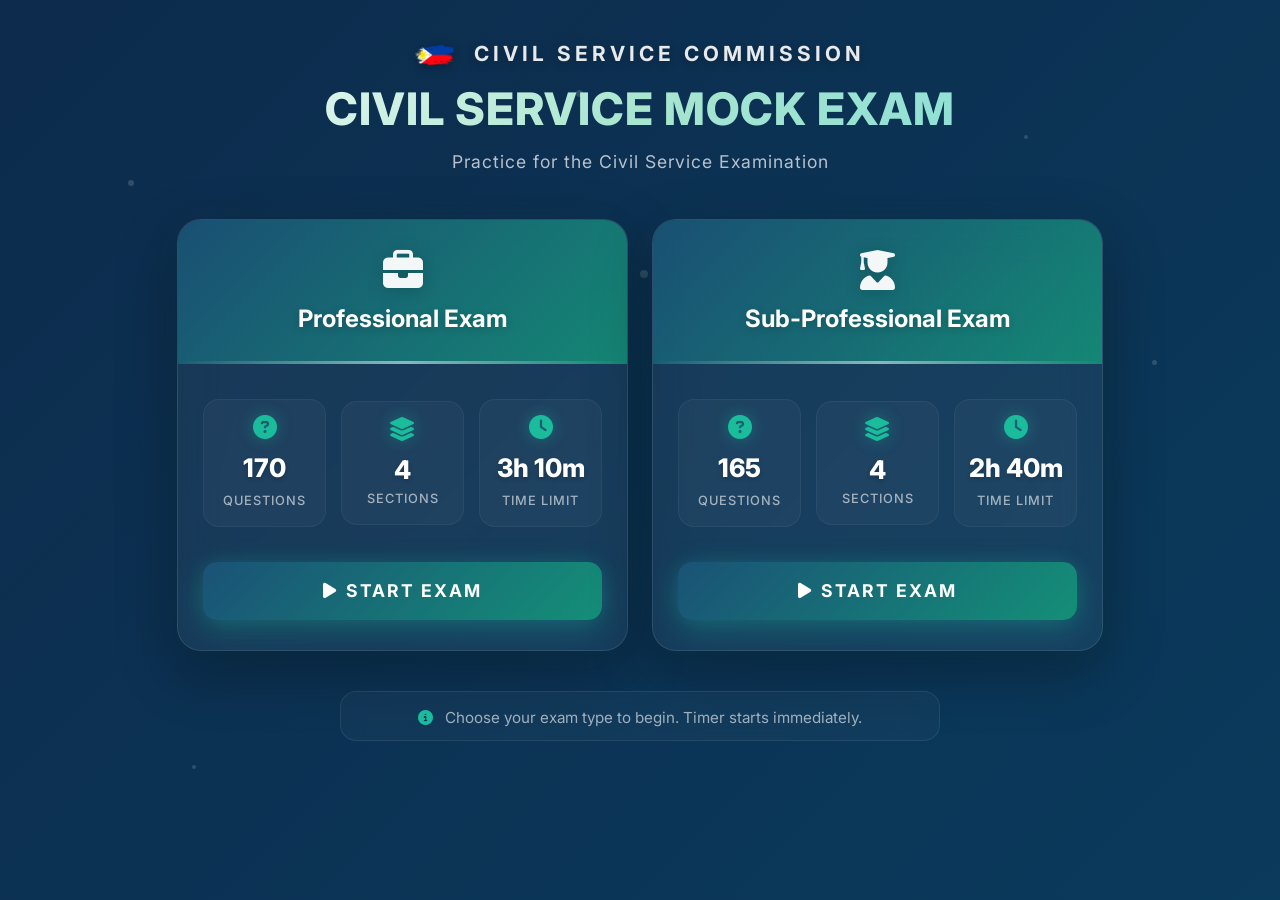
<file: index.html>
<!DOCTYPE html>
<html lang="en">
<head>
    <meta charset="UTF-8">
    <meta name="viewport" content="width=device-width, initial-scale=1.0">
    <title>Civil Service Mock Exam</title>
    <link href="https://cdn.jsdelivr.net/npm/bootstrap@5.3.2/dist/css/bootstrap.min.css" rel="stylesheet">
    <link rel="stylesheet" href="https://cdnjs.cloudflare.com/ajax/libs/font-awesome/6.4.2/css/all.min.css">
    <link href="https://fonts.googleapis.com/css2?family=Inter:wght@300;400;500;600;700;800&display=swap" rel="stylesheet">
    <link rel="stylesheet" href="style.css">
    <link rel="icon" type="image/png" href="ph.png">
</head>
<body>
    <!-- Floating Particles -->
    <div class="particles">
        <div class="particle"></div>
        <div class="particle"></div>
        <div class="particle"></div>
        <div class="particle"></div>
        <div class="particle"></div>
        <div class="particle"></div>
        <div class="particle"></div>
        <div class="particle"></div>
    </div>

    <div class="container">
        <div class="text-center">
            <h1 class="csc-title">
                <img src="ph.png" width="40" alt="PH"> CIVIL SERVICE COMMISSION
            </h1>
            <h2 class="exam-title">CIVIL SERVICE MOCK EXAM</h2>
            <p class="subtitle">Practice for the Civil Service Examination</p>
        </div>

        <div class="row justify-content-center g-4 mt-2">
            <!-- Professional Exam Card -->
            <div class="col-md-5">
                <div class="exam-card">
                    <div class="card-header">
                        <i class="fas fa-briefcase"></i>
                        <h3>Professional Exam</h3>
                    </div>
                    <div class="card-body">
                        <div class="exam-stats">
                            <div class="stat">
                                <i class="fas fa-question-circle"></i>
                                <span class="stat-number">170</span>
                                <span class="stat-label">Questions</span>
                            </div>
                            <div class="stat">
                                <i class="fas fa-layer-group"></i>
                                <div class="stat-number-wrapper">
                                    <span class="stat-number">4</span>
                                    <ul class="tooltip-list">
                                        <li>Verbal Ability 30%</li>
                                        <li>Analytical Ability 35%</li>
                                        <li>Numerical Ability 30%</li>
                                        <li>General Knowledge 5%</li>
                                    </ul>
                                </div>
                                <span class="stat-label">Sections</span>
                            </div>
                            <div class="stat">
                                <i class="fas fa-clock"></i>
                                <span class="stat-number">3h 10m</span>
                                <span class="stat-label">Time Limit</span>
                            </div>
                        </div>
                    </div>
                    <div class="card-footer">
                        <button class="btn-start" onclick="openInstructions('professional')">
                            <i class="fas fa-play" style="margin-right: 8px;"></i>Start Exam
                        </button>
                    </div>
                </div>
            </div>

            <!-- Sub-Professional Exam Card -->
            <div class="col-md-5">
                <div class="exam-card">
                    <div class="card-header">
                        <i class="fas fa-user-graduate"></i>
                        <h3>Sub-Professional Exam</h3>
                    </div>
                    <div class="card-body">
                        <div class="exam-stats">
                            <div class="stat">
                                <i class="fas fa-question-circle"></i>
                                <span class="stat-number">165</span>
                                <span class="stat-label">Questions</span>
                            </div>
                            <div class="stat">
                                <i class="fas fa-layer-group"></i>
                                <div class="stat-number-wrapper">
                                    <span class="stat-number">4</span>
                                    <ul class="tooltip-list">
                                        <li>Numerical Ability 30%</li>
                                        <li>Clerical Ability 35%</li>
                                        <li>Verbal Ability 30%</li>
                                        <li>General Knowledge 5%</li>
                                    </ul>
                                </div>
                                <span class="stat-label">Sections</span>
                            </div>
                            <div class="stat">
                                <i class="fas fa-clock"></i>
                                <span class="stat-number">2h 40m</span>
                                <span class="stat-label">Time Limit</span>
                            </div>
                        </div>
                    </div>
                    <div class="card-footer">
                        <button class="btn-start" onclick="openInstructions('subprofessional')">
                            <i class="fas fa-play" style="margin-right: 8px;"></i>Start Exam
                        </button>
                    </div>
                </div>
            </div>
        </div>

        <!-- Footer Note -->
        <div class="text-center footer-note">
            <p><i class="fas fa-info-circle"></i> Choose your exam type to begin. Timer starts immediately.</p>
        </div>
    </div>

    <!-- INSTRUCTION MODAL (Popup) -->
    <div id="instructionModal" class="modal">
        <div class="modal-content">
            <div class="modal-header">
                <h2><i class="fas fa-clipboard-list"></i> General instructions</h2>
                <span class="close-btn" onclick="closeModal()">&times;</span>
            </div>
            <div class="modal-body" id="modalBody"></div>
            <div class="modal-footer">
                <button class="btn-cancel" onclick="closeModal()">Cancel</button>
                <button class="btn-proceed" id="proceedBtn">Start Exam</button>
            </div>
        </div>
    </div>

    <script src="https://cdn.jsdelivr.net/npm/bootstrap@5.3.2/dist/js/bootstrap.bundle.min.js"></script>
    <script>
        let selectedExamType = '';
        let selectedTimeMinutes = 0;
        let selectedTotalQuestions = 0;
        let selectedTimeDisplay = '';
        let selectedQuestionsDisplay = 0;

        function openInstructions(examType) {
            // Add click feedback to button
            const btns = document.querySelectorAll('.btn-start');
            btns.forEach(btn => {
                if (btn.textContent.includes('Start Exam')) {
                    btn.style.transform = 'scale(0.95)';
                    setTimeout(() => { btn.style.transform = ''; }, 150);
                }
            });

            selectedExamType = examType;
            
            if (examType === 'professional') {
                selectedTimeMinutes = 190;
                selectedTotalQuestions = 170;
                selectedTimeDisplay = '3 hours and 10 minutes';
                selectedQuestionsDisplay = 170;
            } else {
                selectedTimeMinutes = 160;
                selectedTotalQuestions = 165;
                selectedTimeDisplay = '2 hours and 40 minutes';
                selectedQuestionsDisplay = 165;
            }
            
            updateModalContent();
            document.getElementById('instructionModal').style.display = 'flex';
        }

        function updateModalContent() {
            document.getElementById('modalBody').innerHTML = `
                <div class="instruction-section">
                    <h4> TIME LIMIT</h4>
                    <p>You have <strong>${selectedTimeDisplay}</strong> to complete all <strong>${selectedQuestionsDisplay}</strong> questions.</p>
                    <ul class="checkbox-list">
                        <li><i class="fas fa-exclamation-triangle"></i> Timer starts automatically and cannot be paused.</li>
                    </ul>
                </div>
                <div class="instruction-section">
                    <h4>HOW TO ANSWER</h4>
                    <ul class="checkbox-list">
                        <li><i class="fas fa-check-square"></i> Read each question carefully, then click your chosen answer (A–E).</li>
                        <li><i class="fas fa-check-square"></i> Use Next / Previous to navigate. You can jump between sections anytime.</li>
                        <li><i class="fas fa-check-square"></i> All answers are auto-saved. No need to save manually.</li>
                        <li><i class="fas fa-check-square"></i> Use the Flag button to mark difficult questions for review.</li>
                    </ul>
                    <div class="passing-note">
                        </i> Passing score is 80%. Results are shown immediately after submission.
                    </div>
                </div>
            `;
        }

        function closeModal() {
            document.getElementById('instructionModal').style.display = 'none';
        }

        // Close modal when clicking outside
        window.onclick = function(event) {
            let modal = document.getElementById('instructionModal');
            if (event.target == modal) {
                modal.style.display = 'none';
            }
        }

        // Proceed to exam
        document.getElementById('proceedBtn').addEventListener('click', function() {
            localStorage.setItem('examType', selectedExamType);
            localStorage.setItem('totalQuestions', selectedTotalQuestions);
            localStorage.setItem('timeMinutes', selectedTimeMinutes);
            localStorage.setItem('timeDisplay', selectedTimeDisplay);
            window.location.href = 'exam.html';
        });
    </script>
</body>
</html>
</file>
<file: style.css>
/* ===== CSS Reset & Base ===== */
*, *::before, *::after {
    margin: 0;
    padding: 0;
    box-sizing: border-box;
}

body {
    font-family: 'Inter', sans-serif;
    min-height: 100vh;
    color: #ffffff;
    overflow-x: hidden;
    background: linear-gradient(-45deg, #0a1628, #0d3b4c, #0a5c5a, #0a3a5c, #0d2b4c);
    background-size: 400% 400%;
    animation: gradientShift 15s ease infinite;
    overflow: auto;
}

/* ===== Animations ===== */
@keyframes gradientShift {
    0% { background-position: 0% 50%; }
    25% { background-position: 50% 50%; }
    50% { background-position: 100% 50%; }
    75% { background-position: 50% 50%; }
    100% { background-position: 0% 50%; }
}

@keyframes shimmer {
    0% { transform: translateX(-100%) rotate(45deg); }
    100% { transform: translateX(100%) rotate(45deg); }
}

@keyframes float {
    0% { transform: translateY(0) rotate(0deg); opacity: 0.3; }
    50% { transform: translateY(-100px) rotate(180deg); opacity: 0.8; }
    100% { transform: translateY(0) rotate(360deg); opacity: 0.3; }
}

@keyframes cardEntrance {
    from { opacity: 0; transform: translateY(40px); }
    to { opacity: 1; transform: translateY(0); }
}

@keyframes fadeInUp {
    from { opacity: 0; transform: translateY(20px); }
    to { opacity: 1; transform: translateY(0); }
}

@keyframes modalSlideIn {
    from { opacity: 0; transform: translateY(-30px) scale(0.95); }
    to { opacity: 1; transform: translateY(0) scale(1); }
}

@keyframes modalOverlayIn {
    from { opacity: 0; }
    to { opacity: 1; }
}

@keyframes pulseGlow {
    0%, 100% { box-shadow: 0 0 20px rgba(26, 188, 156, 0.3); }
    50% { box-shadow: 0 0 40px rgba(26, 188, 156, 0.6); }
}

/* ===== Particles ===== */
.particles {
    position: fixed;
    top: 0;
    left: 0;
    width: 100%;
    height: 100%;
    pointer-events: none;
    overflow: hidden;
    z-index: 0;
}

.particle {
    position: absolute;
    width: 4px;
    height: 4px;
    background: rgba(255, 255, 255, 0.15);
    border-radius: 50%;
    animation: float 20s infinite linear;
}

.particle:nth-child(1) { left: 10%; top: 20%; animation-duration: 25s; width: 6px; height: 6px; }
.particle:nth-child(2) { left: 30%; top: 60%; animation-duration: 30s; animation-delay: -5s; }
.particle:nth-child(3) { left: 50%; top: 30%; animation-duration: 22s; animation-delay: -10s; width: 8px; height: 8px; }
.particle:nth-child(4) { left: 70%; top: 80%; animation-duration: 28s; animation-delay: -3s; }
.particle:nth-child(5) { left: 90%; top: 40%; animation-duration: 20s; animation-delay: -8s; width: 5px; height: 5px; }
.particle:nth-child(6) { left: 15%; top: 85%; animation-duration: 26s; animation-delay: -12s; }
.particle:nth-child(7) { left: 45%; top: 10%; animation-duration: 24s; animation-delay: -6s; width: 7px; height: 7px; }
.particle:nth-child(8) { left: 80%; top: 15%; animation-duration: 32s; animation-delay: -15s; }

/* ===== Layout ===== */
.container {
    position: relative;
    z-index: 1;
    padding-top: 35px;
    padding-bottom: 35px;
}

/* ===== Header ===== */
.csc-badge {
    width: 80px;
    height: 80px;
    margin: 0 auto 20px;
    background: linear-gradient(135deg, #1a5276, #148f77);
    border-radius: 50%;
    display: flex;
    align-items: center;
    justify-content: center;
    box-shadow: 0 8px 32px rgba(0, 0, 0, 0.3), 0 0 20px rgba(26, 188, 156, 0.2);
    border: 3px solid rgba(255, 255, 255, 0.2);
    position: relative;
    overflow: hidden;
}

.csc-badge::before {
    content: '';
    position: absolute;
    top: -50%;
    left: -50%;
    width: 200%;
    height: 200%;
    background: linear-gradient(45deg, transparent, rgba(255,255,255,0.1), transparent);
    animation: shimmer 3s infinite;
}

.csc-badge i {
    font-size: 32px;
    color: #ffffff;
    z-index: 1;
}

.csc-title {
    font-size: 1.3rem;
    font-weight: 700;
    letter-spacing: 4px;
    text-transform: uppercase;
    color: rgba(255, 255, 255, 0.9);
    text-shadow: 0 2px 10px rgba(0, 0, 0, 0.3);
    margin-bottom: 8px;
}

.csc-title img {
    vertical-align: middle;
    margin-right: 10px;
    filter: drop-shadow(0 2px 4px rgba(0,0,0,0.3));
    border-radius: 4px;
}

.exam-title {
    font-size: 2.8rem;
    font-weight: 800;
    background: linear-gradient(135deg, #ffffff, #a8e6cf, #7fdbda);
    -webkit-background-clip: text;
    -webkit-text-fill-color: transparent;
    background-clip: text;
    margin-bottom: 12px;
    letter-spacing: 1px;
}

.subtitle {
    font-size: 1.1rem;
    color: rgba(255, 255, 255, 0.7);
    font-weight: 400;
    letter-spacing: 1px;
    margin-bottom: 20px;
}

/* Entrance animations for header */
.text-center > * {
    opacity: 0;
    animation: fadeInUp 0.6s ease forwards;
}

.text-center .csc-badge { animation-delay: 0s; }
.text-center .csc-title { animation-delay: 0.1s; }
.text-center .exam-title { animation-delay: 0.2s; }
.text-center .subtitle { animation-delay: 0.3s; }

/* ===== Exam Cards ===== */
.exam-card {
    background: rgba(255, 255, 255, 0.05);
    backdrop-filter: blur(20px);
    border: 1px solid rgba(255, 255, 255, 0.1);
    border-radius: 24px;
    overflow: hidden;
    box-shadow: 0 20px 60px rgba(0, 0, 0, 0.3), 0 0 40px rgba(26, 188, 156, 0.05);
    transition: all 0.4s cubic-bezier(0.175, 0.885, 0.32, 1.275);
    height: 100%;
    display: flex;
    flex-direction: column;
    opacity: 0;
    animation: cardEntrance 0.8s ease forwards;
}

.exam-card:nth-child(1) { animation-delay: 0.2s; }
.exam-card:nth-child(2) { animation-delay: 0.4s; }

.exam-card:hover {
    transform: translateY(-12px) scale(1.02);
    box-shadow: 0 30px 80px rgba(0, 0, 0, 0.4), 0 0 60px rgba(26, 188, 156, 0.15);
    border-color: rgba(26, 188, 156, 0.3);
}

/* Card Header */
.card-header {
    background: linear-gradient(135deg, rgba(26, 82, 118, 0.9), rgba(20, 143, 119, 0.9));
    padding: 30px 25px;
    text-align: center;
    border: none;
    position: relative;
    overflow: hidden;
}

.card-header::after {
    content: '';
    position: absolute;
    bottom: 0;
    left: 0;
    width: 100%;
    height: 3px;
    background: linear-gradient(90deg, transparent, rgba(255,255,255,0.5), transparent);
}

.card-header i {
    font-size: 2.5rem;
    margin-bottom: 15px;
    display: block;
    color: rgba(255, 255, 255, 0.95);
    filter: drop-shadow(0 2px 8px rgba(0,0,0,0.2));
}

.card-header h3 {
    font-size: 1.5rem;
    font-weight: 700;
    color: #ffffff;
    margin: 0;
    text-shadow: 0 2px 8px rgba(0, 0, 0, 0.2);
}

/* Card Body */
.card-body {
    padding: 35px 25px;
    flex: 1;
}

/* Stats */
.exam-stats {
    display: flex;
    justify-content: space-around;
    align-items: center;
    gap: 15px;
}

.stat {
    display: flex;
    flex-direction: column;
    align-items: center;
    text-align: center;
    padding: 15px 10px;
    border-radius: 16px;
    background: rgba(255, 255, 255, 0.03);
    border: 1px solid rgba(255, 255, 255, 0.05);
    transition: all 0.3s ease;
    flex: 1;
}

.stat-number-wrapper {
    position: relative;
    display: inline-block;
}

.tooltip-list {
    display: none;
    position: absolute;
    top: 50%;
    left: 100%;
    transform: translateY(-50%);
    margin: 0 0 0 12px;
    padding: 10px 14px;
    background: rgba(10, 40, 60, 0.95);
    border: 1px solid rgba(26, 188, 156, 0.2);
    border-radius: 12px;
    box-shadow: 0 10px 30px rgba(0, 0, 0, 0.25);
    list-style: none;
    white-space: nowrap;
    z-index: 10;
}

.tooltip-list li {
    color: rgba(255, 255, 255, 0.9);
    font-size: 0.75rem;
    line-height: 1.4;
    padding: 2px 0;
    text-align: start;
}

.stat-number-wrapper:hover .tooltip-list {
    display: block;
}

.stat:hover {
    background: rgba(255, 255, 255, 0.08);
    border-color: rgba(26, 188, 156, 0.2);
    transform: translateY(-3px);
}

.stat i {
    font-size: 1.5rem;
    color: #1abc9c;
    margin-bottom: 10px;
    filter: drop-shadow(0 0 8px rgba(26, 188, 156, 0.4));
}

.stat-number {
    font-size: 1.6rem;
    font-weight: 800;
    color: #ffffff;
    margin-bottom: 4px;
    text-shadow: 0 2px 4px rgba(0,0,0,0.2);
}

.stat-label {
    font-size: 0.8rem;
    color: rgba(255, 255, 255, 0.6);
    font-weight: 500;
    text-transform: uppercase;
    letter-spacing: 1px;
}

/* Card Footer */
.card-footer {
    background: transparent;
    border: none;
    padding: 0 25px 30px;
    text-align: center;
}

/* ===== Button ===== */
.btn-start {
    width: 100%;
    padding: 16px 32px;
    font-size: 1.1rem;
    font-weight: 700;
    letter-spacing: 2px;
    text-transform: uppercase;
    color: #ffffff;
    background: linear-gradient(135deg, #1a5276, #148f77, #1abc9c);
    background-size: 200% 200%;
    border: none;
    border-radius: 14px;
    cursor: pointer;
    position: relative;
    overflow: hidden;
    transition: all 0.4s ease;
    box-shadow: 0 8px 30px rgba(26, 188, 156, 0.3), 0 0 20px rgba(26, 188, 156, 0.1);
}

.btn-start i {
    margin-right: 8px;
}

.btn-start::before {
    content: '';
    position: absolute;
    top: 0;
    left: -100%;
    width: 100%;
    height: 100%;
    background: linear-gradient(90deg, transparent, rgba(255,255,255,0.2), transparent);
    transition: left 0.5s ease;
}

.btn-start:hover {
    transform: translateY(-3px);
    box-shadow: 0 12px 40px rgba(26, 188, 156, 0.4), 0 0 30px rgba(26, 188, 156, 0.2);
    background-position: 100% 0;
}

.btn-start:hover::before {
    left: 100%;
}

.btn-start:active {
    transform: translateY(-1px);
}

/* ===== Footer Note ===== */
.footer-note {
    margin-top: 40px !important;
    padding: 15px 35px 10px;
    background: rgba(255, 255, 255, 0.03);
    backdrop-filter: blur(10px);
    border: 1px solid rgba(255, 255, 255, 0.08);
    border-radius: 16px;
    display: block;
    text-align: center;
    max-width: 600px;
    margin-left: auto;
    margin-right: auto;
}
   


.footer-note p {
    margin: 0;
    color: rgba(255, 255, 255, 0.6);
    font-size: 0.95rem;
    font-weight: 400;
}

.footer-note i {
    color: #1abc9c;
    margin-right: 8px;
}

/* ===== MODAL STYLES ===== */
.modal {
    display: none;
    position: fixed;
    z-index: 1000;
    left: 0;
    top: 0;
    width: 100%;
    height: 100%;
    background: rgba(0, 0, 0, 0.7);
    backdrop-filter: blur(8px);
    align-items: center;
    justify-content: center;
    animation: modalOverlayIn 0.3s ease forwards;
}

.modal-content {
    background: linear-gradient(145deg, rgba(13, 30, 50, 0.98), rgba(10, 40, 50, 0.98));
    border: 1px solid rgba(26, 188, 156, 0.2);
    border-radius: 24px;
    width: 90%;
    max-width: 650px;
    max-height: 90vh;
    overflow-y: auto;
    box-shadow: 0 25px 80px rgba(0, 0, 0, 0.5), 0 0 60px rgba(26, 188, 156, 0.1);
    animation: modalSlideIn 0.4s cubic-bezier(0.175, 0.885, 0.32, 1.275) forwards;
    position: relative;
}

/* Modal Header */
.modal-header {
    background: linear-gradient(135deg, rgba(26, 82, 118, 0.9), rgba(20, 143, 119, 0.9));
    padding: 10px 20px;
    border-bottom: 1px solid rgba(26, 188, 156, 0.2);
    display: flex;
    align-items: center;
    justify-content: space-between;
    border-radius: 24px 24px 0 0;
    position: relative;
    overflow: hidden;
}

.modal-header::after {
    content: '';
    position: absolute;
    bottom: 0;
    left: 0;
    width: 100%;
    height: 2px;
    background: linear-gradient(90deg, transparent, rgba(255,255,255,0.4), transparent);
}

.modal-header h2 {
    font-size: 1.4rem;
    font-weight: 700;
    color: #ffffff;
    margin: 0;
    display: flex;
    align-items: center;
    gap: 12px;
    text-shadow: 0 2px 8px rgba(0, 0, 0, 0.3);
}

.modal-header h2 i {
    font-size: 1.6rem;
    color: #1abc9c;
    filter: drop-shadow(0 0 10px rgba(26, 188, 156, 0.5));
}

.close-btn {
    font-size: 2rem;
    color: rgba(255, 255, 255, 0.7);
    cursor: pointer;
    transition: all 0.3s ease;
    width: 40px;
    height: 40px;
    display: flex;
    align-items: center;
    justify-content: center;
    border-radius: 50%;
    line-height: 1;
}

.close-btn:hover {
    color: #ffffff;
    background: rgba(255, 255, 255, 0.1);
    transform: rotate(90deg);
}

/* Modal Body */
.modal-body {
    padding: 25px;
    content: '25px';
}

.instruction-section {
    margin-bottom: 20px;
    padding: 20px 28px;
    background: rgba(255, 255, 255, 0.03);
    border: 1px solid rgba(255, 255, 255, 0.06);
    border-radius: 16px;
    transition: all 0.3s ease;
}

.instruction-section:hover {
    background: rgba(255, 255, 255, 0.05);
    border-color: rgba(26, 188, 156, 0.15);
}

.instruction-section:last-child {
    margin-bottom: 0;
}

.instruction-section h4 {
    font-size: 1rem;
    font-weight: 700;
    color: #1abc9c;
    margin-bottom: 14px;
    display: flex;
    align-items: center;
    gap: 8px;
    letter-spacing: 0.5px;
}

.instruction-section p {
    color: rgba(255, 255, 255, 0.85);
    font-size: 0.95rem;
    line-height: 1.7;
    margin-bottom: 12px;
}

.instruction-section p strong {
    color: #1abc9c;
    font-weight: 600;
}

/* Checkbox List */
.checkbox-list {
    list-style: none;
    padding: 0;
    margin: 0;
}

.checkbox-list li {
    display: flex;
    align-items: flex-start;
    gap: 12px;
    padding: 10px 0;
    color: rgba(255, 255, 255, 0.8);
    font-size: 0.92rem;
    line-height: 1.6;
    border-bottom: 1px solid rgba(255, 255, 255, 0.04);
    transition: all 0.2s ease;
}

.checkbox-list li:last-child {
    border-bottom: none;
}

.checkbox-list li:hover {
    color: rgba(255, 255, 255, 0.95);
    padding-left: 4px;
}

.checkbox-list li i {
    font-size: 1.1rem;
    color: rgba(26, 188, 156, 0.6);
    margin-top: 2px;
    flex-shrink: 0;
    transition: all 0.3s ease;
}

.checkbox-list li:hover i {
    color: #1abc9c;
}

/* Passing Note */
.passing-note {
    margin-top: 16px;
    padding: 14px 18px;
    background: linear-gradient(135deg, rgba(26, 188, 156, 0.1), rgba(26, 82, 118, 0.1));
    border: 1px solid rgba(26, 188, 156, 0.2);
    border-radius: 12px;
    color: rgba(255, 255, 255, 0.9);
    font-size: 0.9rem;
    font-weight: 500;
    display: flex;
    align-items: center;
    gap: 10px;
    animation: pulseGlow 3s ease infinite;
}

.passing-note i {
    font-size: 1.2rem;
    color: #1abc9c;
}

/* Modal Footer */
.modal-footer {
    padding: 10px 30px 10px;
    display: flex;
    gap: 14px;
    justify-content: flex-end;
    border-top: 1px solid rgba(255, 255, 255, 0.06);
}

/* Cancel Button */
.btn-cancel {
    padding: 10px 28px;
    font-size: 0.95rem;
    font-weight: 600;
    color: rgba(255, 255, 255, 0.7);
    background: rgba(255, 255, 255, 0.05);
    border: 1px solid rgba(255, 255, 255, 0.15);
    border-radius: 12px;
    cursor: pointer;
    transition: all 0.3s ease;
    letter-spacing: 0.5px;
}

.btn-cancel:hover {
    background: rgba(255, 255, 255, 0.1);
    border-color: rgba(255, 255, 255, 0.3);
    color: #ffffff;
    transform: translateY(-2px);
}

/* Proceed Button */
.btn-proceed {
    padding: 10px 28px;
    font-size: 0.95rem;
    font-weight: 700;
    color: #ffffff;
    background: linear-gradient(135deg, #1a5276, #148f77, #1abc9c);
    background-size: 200% 200%;
    border: none;
    border-radius: 12px;
    cursor: pointer;
    transition: all 0.4s ease;
    letter-spacing: 0.5px;
    position: relative;
    overflow: hidden;
    box-shadow: 0 6px 20px rgba(26, 188, 156, 0.3);
}

.btn-proceed::before {
    content: '';
    position: absolute;
    top: 0;
    left: -100%;
    width: 100%;
    height: 100%;
    background: linear-gradient(90deg, transparent, rgba(255,255,255,0.2), transparent);
    transition: left 0.5s ease;
}

.btn-proceed:hover {
    transform: translateY(-2px);
    box-shadow: 0 10px 30px rgba(26, 188, 156, 0.4);
    background-position: 100% 0;
}

.btn-proceed:hover::before {
    left: 100%;
}

.btn-proceed:active {
    transform: translateY(0);
}

/* Modal Scrollbar */
.modal-content::-webkit-scrollbar {
    width: 6px;
}

.modal-content::-webkit-scrollbar-track {
    background: rgba(255, 255, 255, 0.02);
    border-radius: 3px;
}

.modal-content::-webkit-scrollbar-thumb {
    background: rgba(26, 188, 156, 0.3);
    border-radius: 3px;
}

.modal-content::-webkit-scrollbar-thumb:hover {
    background: rgba(26, 188, 156, 0.5);
}

/* ===== Responsive ===== */
@media (max-width: 768px) {
    .exam-title { font-size: 2rem; }
    .csc-title { font-size: 1rem; letter-spacing: 2px; }
    .exam-stats { flex-direction: column; gap: 10px; }
    .stat { width: 100%; flex-direction: row; justify-content: center; gap: 15px; }
    .stat i { margin-bottom: 0; }
    .exam-card:hover { transform: translateY(-8px) scale(1.01); }

    /* Modal responsive */
    .modal-content { width: 95%; max-height: 90vh; border-radius: 20px; }
    .modal-header { padding: 20px 22px; }
    .modal-header h2 { font-size: 1.2rem; }
    .modal-body { padding: 22px; }
    .modal-footer { padding: 16px 22px 24px; flex-direction: column; }
    .btn-cancel, .btn-proceed { width: 100%; text-align: center; }
    .instruction-section { padding: 16px 18px; }
    .passing-note { flex-direction: column; text-align: center; }
}
/* ======================================== */
/* MOBILE RESPONSIVENESS - HOMEPAGE */
/* ======================================== */

/* Tablets and smaller laptops */
@media (max-width: 1024px) {
    .exam-title {
        font-size: 2.2rem;
    }
    
    .exam-stats {
        gap: 10px;
    }
}

/* Tablets (portrait) */
@media (max-width: 768px) {
    .container {
        padding-top: 30px;
        padding-bottom: 30px;
    }
    
    .exam-title {
        font-size: 1.8rem;
    }
    
    .csc-title {
        font-size: 1rem;
        letter-spacing: 2px;
        flex-wrap: wrap;
        justify-content: center;
    }
    
    .subtitle {
        font-size: 0.9rem;
        margin-bottom: 30px;
    }
    
    .exam-card {
        margin-bottom: 20px;
    }
    
    .exam-stats {
        flex-direction: row;
        gap: 8px;
        flex-wrap: wrap;
    }
    
    .stat {
        flex: 1;
        min-width: 60px;
        padding: 10px 8px;
    }
    
    .stat-number {
        font-size: 1.2rem;
    }
    
    .stat-label {
        font-size: 0.6rem;
    }
    
    .card-header h3 {
        font-size: 1.2rem;
    }
    
    .modal-content {
        width: 95%;
    }
    
    .modal-header h2 {
        font-size: 1.1rem;
    }
    
    .modal-footer {
        flex-direction: column;
    }
    
    .btn-cancel, .btn-proceed {
        width: 100%;
        text-align: center;
        justify-content: center;
    }
}

/* Mobile phones */
@media (max-width: 480px) {
    body {
        padding: 10px;
    }
    
    .exam-title {
        font-size: 1.4rem;
    }
    
    .csc-title {
        font-size: 0.8rem;
        letter-spacing: 1px;
    }
    
    .csc-title img {
        width: 30px;
    }
    
    .subtitle {
        font-size: 0.75rem;
        letter-spacing: 1px;
    }
    
    .exam-card .card-header {
        padding: 20px 15px;
    }
    
    .card-header i {
        font-size: 1.8rem;
    }
    
    .card-header h3 {
        font-size: 1rem;
    }
    
    .exam-card .card-body {
        padding: 15px;
    }
    
    .exam-stats {
        flex-direction: column;
        gap: 6px;
    }
    
    .stat {
        display: flex;
        align-items: center;
        justify-content: space-between;
        padding: 8px 12px;
        flex-direction: row;
    }
    
    .stat i {
        font-size: 1rem;
        margin-bottom: 0;
    }
    
    .stat-number {
        font-size: 1rem;
    }
    
    .stat-label {
        font-size: 0.6rem;
    }
    
    .exam-card .card-footer {
        padding: 12px 15px 18px;
    }
    
    .btn-start {
        padding: 12px 20px;
        font-size: 0.9rem;
    }
    
    .footer-note {
        padding: 12px 20px;
        font-size: 0.8rem;
        margin-top: 30px !important;
    }
    
    .csc-badge {
        width: 60px;
        height: 60px;
    }
    
    .csc-badge i {
        font-size: 24px;
    }
}
</file>
<file: exam-style.css>
/* ======================================== */
/* EXAM PAGE - EYE-FRIENDLY REDESIGN       */
/* ======================================== */

/* ===== CSS RESET & BASE ===== */
*, *::before, *::after {
    margin: 0;
    padding: 0;
    box-sizing: border-box;
}

body {
    font-family: 'Inter', 'Segoe UI', system-ui, -apple-system, sans-serif;
    background: #e8edf3;
    height: 100vh;
    overflow: hidden;
    color: #1e293b;
    -webkit-font-smoothing: antialiased;
    -moz-osx-font-smoothing: grayscale;
}

.exam-container {
    display: flex;
    flex-direction: column;
    height: 100vh;
    background: #e8edf3;
}

/* ===== ANIMATIONS ===== */
@keyframes fadeSlideDown {
    from { opacity: 0; transform: translateY(-8px); }
    to   { opacity: 1; transform: translateY(0); }
}

@keyframes fadeSlideUp {
    from { opacity: 0; transform: translateY(12px); }
    to   { opacity: 1; transform: translateY(0); }
}

@keyframes pulseSoft {
    0%, 100% { box-shadow: 0 0 0 0 rgba(239, 68, 68, 0.2); }
    50%      { box-shadow: 0 0 0 8px rgba(239, 68, 68, 0); }
}

@keyframes shimmerBtn {
    0%   { left: -100%; }
    100% { left: 100%; }
}

@keyframes popIn {
    from { opacity: 0; transform: scale(0.96) translateY(10px); }
    to   { opacity: 1; transform: scale(1) translateY(0); }
}

@keyframes timerUrgent {
    0%, 100% { transform: scale(1); }
    50%      { transform: scale(1.04); }
}

/* ===== HEADER ===== */
.exam-header {
    background: rgba(255, 255, 255, 0.92);
    backdrop-filter: blur(12px);
    -webkit-backdrop-filter: blur(12px);
    border-bottom: 1px solid rgba(203, 213, 225, 0.5);
    padding: 12px 28px;
    display: flex;
    justify-content: space-between;
    align-items: center;
    flex-shrink: 0;
    position: relative;
    z-index: 10;
    animation: fadeSlideDown 0.5s ease;
}

.logo-area {
    display: flex;
    align-items: center;
    gap: 10px;
    font-weight: 700;
    font-size: 0.92rem;
    color: #1e293b;
    letter-spacing: 0.3px;
}

.logo-area img {
    width: 32px;
    border-radius: 6px;
    box-shadow: 0 2px 6px rgba(0, 0, 0, 0.08);
}

/* Timer */
.timer-area {
    background: linear-gradient(135deg, #f1f5f9, #e2e8f0);
    padding: 8px 22px;
    border-radius: 50px;
    font-size: 1.05rem;
    font-weight: 700;
    font-family: 'SF Mono', 'Fira Code', monospace;
    color: #1e293b;
    letter-spacing: 1px;
    border: 1px solid rgba(203, 213, 225, 0.6);
    box-shadow: 0 2px 8px rgba(0, 0, 0, 0.04), inset 0 1px 0 rgba(255,255,255,0.8);
    transition: all 0.4s ease;
    position: relative;
    overflow: hidden;
}

.timer-area::before {
    content: '';
    position: absolute;
    top: 0;
    left: -100%;
    width: 100%;
    height: 100%;
    background: linear-gradient(90deg, transparent, rgba(255,255,255,0.4), transparent);
    transition: left 0.6s ease;
}

.timer-area:hover::before {
    left: 100%;
}

.timer-area i {
    margin-right: 8px;
    color: #0ea5e9;
    font-size: 0.9rem;
}

/* Timer states - JS toggles these classes */
.timer-area.timer-warning {
    background: linear-gradient(135deg, #fef3c7, #fde68a);
    border-color: #fbbf24;
    color: #92400e;
    animation: timerUrgent 1.5s ease infinite;
}

.timer-area.timer-warning i {
    color: #d97706;
}

.timer-area.timer-danger {
    background: linear-gradient(135deg, #fee2e2, #fecaca);
    border-color: #f87171;
    color: #991b1b;
    animation: timerUrgent 0.8s ease infinite;
}

.timer-area.timer-danger i {
    color: #dc2626;
}

/* Exit Button */
.exit-btn {
    background: rgba(255, 255, 255, 0.7);
    border: 1px solid #e2e8f0;
    color: #64748b;
    padding: 8px 18px;
    border-radius: 10px;
    cursor: pointer;
    font-size: 0.8rem;
    font-weight: 600;
    transition: all 0.25s ease;
    display: inline-flex;
    align-items: center;
    gap: 6px;
    position: relative;
    overflow: hidden;
}

.exit-btn:hover {
    background: #fef2f2;
    border-color: #fecaca;
    color: #dc2626;
    transform: translateY(-1px);
    box-shadow: 0 4px 12px rgba(220, 38, 38, 0.1);
}

.exit-btn:active {
    transform: translateY(0);
}

/* ===== BODY ===== */
.exam-body {
    display: flex;
    flex: 1;
    overflow: hidden;
}

/* ===== SIDEBAR ===== */
#sectionSidebar,
#resultSidebar {
    width: 240px;
    background: rgba(255, 255, 255, 0.85);
    backdrop-filter: blur(10px);
    -webkit-backdrop-filter: blur(10px);
    border-right: 1px solid rgba(203, 213, 225, 0.4);
    overflow-y: auto;
    padding: 18px 14px;
    flex-shrink: 0;
    animation: fadeSlideUp 0.5s ease 0.1s both;
}

#resultSidebar {
    display: none;
    flex-direction: column;
    gap: 10px;
}

#resultSidebar h3 {
    text-align: start;
    font-size: 1.15rem;
    font-weight: 700;
    color: #1e293b;
    margin-bottom: 14px;
    padding-bottom: 10px;
    border-bottom: 2px solid #e2e8f0;
}

.section-list {
    display: flex;
    flex-direction: column;
    gap: 8px;
}

.section-item {
    background: rgba(241, 245, 249, 0.7);
    border-radius: 12px;
    padding: 14px 16px;
    cursor: pointer;
    transition: all 0.25s cubic-bezier(0.4, 0, 0.2, 1);
    border: 1.5px solid transparent;
    position: relative;
    overflow: hidden;
}

.section-item::before {
    content: '';
    position: absolute;
    left: 0;
    top: 0;
    width: 3px;
    height: 100%;
    background: transparent;
    border-radius: 0 4px 4px 0;
    transition: background 0.3s ease;
}

.section-item:hover {
    background: rgba(226, 232, 240, 0.8);
    transform: translateX(3px);
    border-color: rgba(148, 163, 184, 0.3);
}

.section-item.active {
    background: linear-gradient(135deg, #eff6ff, #dbeafe);
    border-color: #3b82f6;
    box-shadow: 0 2px 12px rgba(59, 130, 246, 0.12);
}

.section-item.active::before {
    background: #3b82f6;
}

.section-name {
    font-weight: 600;
    font-size: 0.82rem;
    color: #1e293b;
    margin-bottom: 6px;
    display: flex;
    align-items: center;
    gap: 8px;
}

.section-name i {
    color: #3b82f6;
    font-size: 0.78rem;
    width: 18px;
    text-align: center;
}

.section-progress {
    font-size: 0.72rem;
    color: #94a3b8;
    margin-bottom: 6px;
    font-weight: 500;
}

.progress-bar-bg {
    background: #e2e8f0;
    border-radius: 8px;
    height: 5px;
    overflow: hidden;
    position: relative;
}

.progress-bar-fill {
    background: linear-gradient(90deg, #3b82f6, #60a5fa);
    height: 100%;
    width: 0%;
    border-radius: 8px;
    transition: width 0.5s cubic-bezier(0.4, 0, 0.2, 1);
    position: relative;
}

.progress-bar-fill::after {
    content: '';
    position: absolute;
    right: 0;
    top: 0;
    width: 12px;
    height: 100%;
    background: linear-gradient(90deg, transparent, rgba(255,255,255,0.4));
    border-radius: 0 8px 8px 0;
}

/* ===== SIDEBAR BUTTONS (Results) ===== */
.sidebar-result-btn {
    width: 100%;
    padding: 14px 18px;
    border: none;
    border-radius: 12px;
    cursor: pointer;
    font-weight: 600;
    font-size: 0.85rem;
    text-align: left;
    display: flex;
    align-items: center;
    gap: 10px;
    transition: all 0.3s cubic-bezier(0.4, 0, 0.2, 1);
    font-family: inherit;
    position: relative;
    overflow: hidden;
}

.sidebar-result-btn i {
    font-size: 0.9rem;
    width: 20px;
    text-align: center;
}

.sidebar-result-btn:hover {
    transform: translateX(4px);
    box-shadow: 0 4px 12px rgba(0, 0, 0, 0.08);
}

.btn-sidebar-home {
    background: linear-gradient(135deg, #f1f5f9, #e2e8f0);
    color: #475569;
    border: 1px solid #e2e8f0;
}
.btn-sidebar-home:hover {
    background: linear-gradient(135deg, #e2e8f0, #cbd5e1);
    border-color: #94a3b8;
}

.btn-sidebar-review {
    background: linear-gradient(135deg, #eff6ff, #dbeafe);
    color: #2563eb;
    border: 1px solid #bfdbfe;
}
.btn-sidebar-review:hover {
    background: linear-gradient(135deg, #dbeafe, #bfdbfe);
    border-color: #60a5fa;
}

.btn-sidebar-retake {
    background: linear-gradient(135deg, #fef2f2, #fee2e2);
    color: #dc2626;
    border: 1px solid #fecaca;
}
.btn-sidebar-retake:hover {
    background: linear-gradient(135deg, #fee2e2, #fecaca);
    border-color: #f87171;
}

/* ===== MAIN CONTENT ===== */
.main-content {
    flex: 1;
    padding: 28px 40px;
    overflow-y: auto;
    background: #e8edf3;
    animation: fadeSlideUp 0.5s ease 0.15s both;
}

/* ===== QUESTION HEADER ===== */
.question-header {
    display: flex;
    justify-content: space-between;
    align-items: center;
    margin-bottom: 20px;
    padding-bottom: 14px;
    border-bottom: 1px solid rgba(203, 213, 225, 0.5);
}

.question-header h3 {
    font-size: 1.15rem;
    font-weight: 700;
    color: #1e293b;
    margin: 0;
    display: flex;
    align-items: center;
    gap: 10px;
}

.question-header h3::before {
    content: '';
    display: inline-block;
    width: 4px;
    height: 22px;
    background: linear-gradient(180deg, #3b82f6, #60a5fa);
    border-radius: 4px;
}

.question-header p {
    color: #94a3b8;
    font-size: 0.82rem;
    margin: 0;
    font-weight: 500;
    letter-spacing: 0.5px;
}

/* ===== QUESTION TEXT ===== */
.question-text {
    font-size: 1.08rem;
    line-height: 1.75;
    color: #334155;
    margin-bottom: 28px;
    padding: 22px 26px;
    background: rgba(255, 255, 255, 0.9);
    border-radius: 14px;
    border: 1px solid rgba(203, 213, 225, 0.4);
    box-shadow: 0 2px 8px rgba(0, 0, 0, 0.03);
    transition: all 0.3s ease;
}

.question-text:hover {
    box-shadow: 0 4px 16px rgba(0, 0, 0, 0.05);
    border-color: rgba(148, 163, 184, 0.5);
}

/* ===== OPTIONS ===== */
.options-container {
    display: flex;
    flex-direction: column;
    gap: 10px;
    margin-bottom: 28px;
}

.option-card {
    background: rgba(255, 255, 255, 0.85);
    border: 1.5px solid rgba(203, 213, 225, 0.5);
    border-radius: 12px;
    padding: 16px 20px;
    cursor: pointer;
    transition: all 0.25s cubic-bezier(0.4, 0, 0.2, 1);
    display: flex;
    align-items: center;
    gap: 14px;
    position: relative;
    overflow: hidden;
}

.option-card::before {
    content: '';
    position: absolute;
    left: 0;
    top: 0;
    width: 0;
    height: 100%;
    background: linear-gradient(90deg, #3b82f6, #60a5fa);
    transition: width 0.3s ease;
    opacity: 0.08;
}

.option-card:hover {
    border-color: #93c5fd;
    background: rgba(255, 255, 255, 0.95);
    transform: translateX(4px);
    box-shadow: 0 4px 16px rgba(59, 130, 246, 0.08);
}

.option-card:hover::before {
    width: 4px;
}

/* Selected state - CRITICAL: JS adds .selected class */
.option-card.selected {
    border-color: #22c55e;
    background: linear-gradient(135deg, #f0fdf4, #dcfce7);
    box-shadow: 0 2px 12px rgba(34, 197, 94, 0.12), 0 0 0 1px rgba(34, 197, 94, 0.2);
    transform: translateX(4px);
}

.option-card.selected::before {
    width: 4px;
    background: linear-gradient(180deg, #22c55e, #4ade80);
    opacity: 1;
}

.option-card.selected .option-prefix {
    background: linear-gradient(135deg, #22c55e, #4ade80);
    color: #ffffff;
    box-shadow: 0 2px 8px rgba(34, 197, 94, 0.3);
}

.option-card.selected .option-text {
    color: #166534;
    font-weight: 500;
}

.option-prefix {
    font-weight: 700;
    font-size: 0.78rem;
    width: 32px;
    height: 32px;
    display: flex;
    align-items: center;
    justify-content: center;
    background: #f1f5f9;
    border-radius: 10px;
    color: #64748b;
    flex-shrink: 0;
    transition: all 0.25s ease;
    border: 1px solid #e2e8f0;
}

.option-card:hover .option-prefix {
    background: #dbeafe;
    color: #3b82f6;
    border-color: #bfdbfe;
}

.option-text {
    font-size: 0.95rem;
    color: #475569;
    flex: 1;
    line-height: 1.5;
    transition: color 0.2s ease;
}

/* ===== ACTION BUTTONS ===== */
.action-buttons {
    display: flex;
    gap: 10px;
    flex-wrap: wrap;
    padding-top: 8px;
    border-top: 1px solid rgba(203, 213, 225, 0.3);
}

.btn-flag,
.btn-prev,
.btn-next,
.btn-submit {
    padding: 11px 22px;
    border: none;
    border-radius: 10px;
    font-weight: 600;
    font-size: 0.82rem;
    cursor: pointer;
    transition: all 0.25s cubic-bezier(0.4, 0, 0.2, 1);
    display: inline-flex;
    align-items: center;
    gap: 7px;
    font-family: inherit;
    position: relative;
    overflow: hidden;
}

.btn-flag {
    background: linear-gradient(135deg, #fefce8, #fef9c3);
    color: #a16207;
    border: 1.5px solid #fde047;
}
.btn-flag:hover {
    background: linear-gradient(135deg, #fef9c3, #fef08a);
    transform: translateY(-2px);
    box-shadow: 0 4px 12px rgba(234, 179, 8, 0.15);
}

/* Flagged state - CRITICAL: JS adds .active class */
.btn-flag.active {
    background: linear-gradient(135deg, #f59e0b, #fbbf24);
    color: #78350f;
    border-color: #f59e0b;
    box-shadow: 0 2px 12px rgba(245, 158, 11, 0.25);
    animation: pulseSoft 2s ease infinite;
}

.btn-prev {
    background: linear-gradient(135deg, #f1f5f9, #e2e8f0);
    color: #475569;
    border: 1.5px solid #cbd5e1;
}
.btn-prev:hover:not(:disabled) {
    background: linear-gradient(135deg, #e2e8f0, #cbd5e1);
    transform: translateY(-2px);
    box-shadow: 0 4px 12px rgba(0, 0, 0, 0.06);
}
.btn-prev:disabled {
    opacity: 0.35;
    cursor: not-allowed;
    transform: none;
    box-shadow: none;
}

.btn-next {
    background: linear-gradient(135deg, #2563eb, #3b82f6);
    color: #ffffff;
    box-shadow: 0 2px 8px rgba(37, 99, 235, 0.2);
}
.btn-next:hover {
    background: linear-gradient(135deg, #1d4ed8, #2563eb);
    transform: translateY(-2px);
    box-shadow: 0 6px 20px rgba(37, 99, 235, 0.3);
}

.btn-submit {
    background: linear-gradient(135deg, #16a34a, #22c55e);
    color: #ffffff;
    margin-left: auto;
    box-shadow: 0 2px 8px rgba(22, 163, 74, 0.2);
}
.btn-submit:hover {
    background: linear-gradient(135deg, #15803d, #16a34a);
    transform: translateY(-2px);
    box-shadow: 0 6px 20px rgba(22, 163, 74, 0.3);
}

/* ===== RESULTS ===== */
.results-view {
    display: none;
    padding: 28px 40px;
    overflow-y: auto;
    width: 100%;
    background: #e8edf3;
    animation: fadeSlideUp 0.5s ease 0.2s both;
}

.results-card {
    background: rgba(255, 255, 255, 0.92);
    backdrop-filter: blur(10px);
    border-radius: 20px;
    padding: 32px;
    max-width: 600px;
    margin: 0 auto 24px;
    border: 1px solid rgba(203, 213, 225, 0.4);
    text-align: center;
    box-shadow: 0 8px 32px rgba(0, 0, 0, 0.06);
    transition: all 0.3s ease;
}

.results-card:hover {
    box-shadow: 0 12px 40px rgba(0, 0, 0, 0.1);
    transform: translateY(-2px);
}

.results-card .score {
    font-size: 3.8rem;
    font-weight: 800;
    line-height: 1;
    margin-bottom: 8px;
    background: linear-gradient(135deg, currentColor, rgba(0,0,0,0.3));
    -webkit-background-clip: text;
    -webkit-text-fill-color: transparent;
    background-clip: text;
}

.results-card .label {
    color: #94a3b8;
    letter-spacing: 3px;
    font-size: 0.85rem;
    font-weight: 600;
    text-transform: uppercase;
}

.results-card .message {
    color: #64748b;
    font-size: 0.95rem;
    margin: 16px 0 20px;
    line-height: 1.6;
}

.results-card .badge {
    display: inline-block;
    padding: 8px 24px;
    border-radius: 50px;
    font-weight: 700;
    font-size: 0.88rem;
    letter-spacing: 0.5px;
    animation: fadeSlideUp 0.5s ease 0.3s both;
}

/* Pass/Fail states - CRITICAL: JS adds .pass or .fail */
.results-card .badge.pass {
    background: linear-gradient(135deg, #dcfce7, #bbf7d0);
    color: #166534;
    border: 1.5px solid #86efac;
    box-shadow: 0 2px 12px rgba(34, 197, 94, 0.15);
}

.results-card .badge.fail {
    background: linear-gradient(135deg, #fee2e2, #fecaca);
    color: #991b1b;
    border: 1.5px solid #fca5a5;
    box-shadow: 0 2px 12px rgba(239, 68, 68, 0.15);
}

.section-breakdown {
    background: rgba(255, 255, 255, 0.92);
    backdrop-filter: blur(10px);
    border-radius: 20px;
    padding: 28px 32px;
    max-width: 600px;
    margin: 0 auto;
    border: 1px solid rgba(203, 213, 225, 0.4);
    box-shadow: 0 8px 32px rgba(0, 0, 0, 0.06);
    transition: all 0.3s ease;
}

.section-breakdown:hover {
    box-shadow: 0 12px 40px rgba(0, 0, 0, 0.1);
}

.section-breakdown h4 {
    color: #1e293b;
    font-size: 1rem;
    margin-bottom: 18px;
    display: flex;
    align-items: center;
    gap: 8px;
}

.section-breakdown h4 i {
    color: #3b82f6;
}

.section-row {
    display: flex;
    justify-content: space-between;
    align-items: center;
    padding: 12px 0;
    border-bottom: 1px solid rgba(226, 232, 240, 0.6);
    transition: all 0.2s ease;
}

.section-row:hover {
    padding-left: 8px;
}

.section-row:last-child {
    border-bottom: none;
}

.section-row .name {
    font-weight: 600;
    color: #334155;
    font-size: 0.9rem;
    display: flex;
    align-items: center;
    gap: 8px;
}

.section-row .stats {
    display: flex;
    gap: 20px;
    align-items: center;
}

.section-row .stats .pct {
    font-weight: 700;
    min-width: 50px;
    text-align: right;
    font-size: 0.95rem;
}

/* Green/Red states - CRITICAL: JS adds .green or .red */
.section-row .stats .pct.green {
    color: #16a34a;
}
.section-row .stats .pct.red {
    color: #dc2626;
}

.section-row .stats .count {
    color: #94a3b8;
    font-size: 0.82rem;
    min-width: 55px;
    text-align: right;
    font-weight: 500;
}

/* ===== REVIEW MODAL ===== */
.modal-review,
.modal-small {
    display: none;
    position: fixed;
    top: 0;
    left: 0;
    width: 100%;
    height: 100%;
    background: rgba(15, 23, 42, 0.5);
    backdrop-filter: blur(8px);
    -webkit-backdrop-filter: blur(8px);
    z-index: 3000;
    justify-content: center;
    align-items: center;
    animation: fadeSlideUp 0.2s ease;
}

/* Correct Answer Bar */
.correct-bar-container {
    width: 100%;
    margin-top: 8px;
    display: flex;
    align-items: center;
    gap: 10px;
}

.correct-bar-bg {
    flex: 1;
    height: 8px;
    background: #e2e8f0;
    border-radius: 10px;
    overflow: hidden;
    position: relative;
}

.correct-bar-fill {
    height: 100%;
    background: linear-gradient(90deg, #0ea5e9, #14b8a6, #22d3ee);
    border-radius: 10px;
    transition: width 0.8s cubic-bezier(0.4, 0, 0.2, 1);
    position: relative;
    box-shadow: 0 0 10px rgba(14, 165, 233, 0.3);
}

.correct-bar-fill::after {
    content: '';
    position: absolute;
    top: 0;
    right: 0;
    width: 20px;
    height: 100%;
    background: linear-gradient(90deg, transparent, rgba(255,255,255,0.4));
    border-radius: 0 10px 10px 0;
}

.correct-bar-label {
    font-size: 0.75rem;
    font-weight: 600;
    color: #0ea5e9;
    white-space: nowrap;
    min-width: 45px;
    text-align: right;
}

/* Section row with bar - adjust layout */
.section-row {
    flex-direction: column;
    align-items: stretch;
    gap: 4px;
}

.section-row .row-top {
    display: flex;
    justify-content: space-between;
    align-items: center;
}


.modal-review-content {
    background: rgba(255, 255, 255, 0.95);
    backdrop-filter: blur(20px);
    width: 820px;
    max-width: 92%;
    max-height: 88vh;
    border-radius: 20px;
    overflow: hidden;
    display: flex;
    flex-direction: column;
    animation: popIn 0.35s cubic-bezier(0.34, 1.56, 0.64, 1);
    border: 1px solid rgba(203, 213, 225, 0.5);
    box-shadow: 0 25px 80px rgba(0, 0, 0, 0.15);
}

.modal-review-header {
    background: linear-gradient(135deg, #f8fafc, #f1f5f9);
    padding: 18px 26px;
    display: flex;
    justify-content: space-between;
    align-items: center;
    flex-wrap: wrap;
    gap: 14px;
    border-bottom: 1px solid rgba(203, 213, 225, 0.5);
    position: relative;
}

.modal-review-header::after {
    content: '';
    position: absolute;
    bottom: 0;
    left: 0;
    width: 100%;
    height: 2px;
    background: linear-gradient(90deg, transparent, #3b82f6, transparent);
    opacity: 0.3;
}

.modal-review-header h2 {
    font-size: 1.2rem;
    font-weight: 700;
    color: #1e293b;
    margin: 0;
    display: flex;
    align-items: center;
    gap: 10px;
    flex: 0 1 auto;
}

.modal-review-header h2 i {
    color: #3b82f6;
    font-size: 1.1rem;
}

.modal-review-close {
    font-size: 1.6rem;
    cursor: pointer;
    background: none;
    border: none;
    color: #94a3b8;
    width: 36px;
    height: 36px;
    display: flex;
    align-items: center;
    justify-content: center;
    border-radius: 10px;
    transition: all 0.25s ease;
    line-height: 1;
}

.modal-review-close:hover {
    color: #dc2626;
    background: #fef2f2;
    transform: rotate(90deg);
}

.modal-review-body {
    padding: 18px 26px;
    display: flex;
    flex-direction: column;
    flex: 1 1 auto;
    min-height: 0;
    overflow: hidden;
}

.filter-buttons {
    display: flex;
    gap: 8px;
    align-items: center;
    justify-content: flex-start;
    margin: 0;
    flex-wrap: wrap;
}

.modal-review-header .filter-buttons {
    margin: 0;
    flex-wrap: wrap;
}

.filter-btn {
    padding: 7px 18px;
    border: none;
    border-radius: 50px;
    cursor: pointer;
    font-weight: 600;
    font-size: 0.78rem;
    background: #f1f5f9;
    color: #64748b;
    transition: all 0.25s cubic-bezier(0.4, 0, 0.2, 1);
    font-family: inherit;
    border: 1.5px solid transparent;
}

/* Active filter - CRITICAL: JS toggles .active */
.filter-btn.active {
    background: linear-gradient(135deg, #3b82f6, #60a5fa);
    color: #ffffff;
    box-shadow: 0 2px 10px rgba(59, 130, 246, 0.25);
}

.filter-btn:hover {
    transform: translateY(-2px);
    box-shadow: 0 4px 12px rgba(0, 0, 0, 0.08);
}

.filter-btn.active:hover {
    box-shadow: 0 4px 16px rgba(59, 130, 246, 0.35);
}

.questions-list {
    background: #f8fafc;
    border-radius: 14px;
    padding: 16px;
    flex: 1 1 auto;
    min-height: 0;
    overflow-y: auto;
    border: 1px solid rgba(203, 213, 225, 0.3);
}

/* Review Item - Card Style */
.review-item {
    padding: 0;
    background: rgba(255, 255, 255, 0.95);
    border-radius: 16px;
    margin-bottom: 16px;
    border: 1.5px solid #e2e8f0;
    transition: all 0.3s ease;
    box-shadow: 0 2px 8px rgba(0, 0, 0, 0.04);
    overflow: hidden;
}

.review-item:hover {
    box-shadow: 0 8px 24px rgba(0, 0, 0, 0.08);
    transform: translateY(-2px);
}

/* Item Header - Section & Status badges */
.review-item-header {
    display: flex;
    justify-content: space-between;
    align-items: center;
    padding: 14px 18px 10px;
}

.review-section-badge {
    display: inline-flex;
    align-items: center;
    gap: 6px;
    padding: 5px 14px;
    background: linear-gradient(135deg, #eff6ff, #dbeafe);
    border: 1px solid #bfdbfe;
    border-radius: 50px;
    font-size: 0.78rem;
    font-weight: 600;
    color: #2563eb;
}

.review-section-badge i {
    font-size: 0.7rem;
}

.review-status-badge {
    display: inline-flex;
    align-items: center;
    gap: 5px;
    padding: 5px 14px;
    border-radius: 50px;
    font-size: 0.78rem;
    font-weight: 700;
}

.review-status-badge.correct-status {
    background: linear-gradient(135deg, #dcfce7, #bbf7d0);
    color: #166534;
    border: 1px solid #86efac;
}

.review-status-badge.wrong-status {
    background: linear-gradient(135deg, #fee2e2, #fecaca);
    color: #991b1b;
    border: 1px solid #fca5a5;
}

.review-status-badge.flagged-status {
    background: linear-gradient(135deg, #fef9c3, #fde68a);
    color: #854d0e;
    border: 1px solid #facc15;
}

/* Question Text */
.review-question-text {
    padding: 0 18px 14px;
    font-size: 0.95rem;
    font-weight: 600;
    color: #1e293b;
    line-height: 1.6;
}

/* Options in Review */
.review-options {
    display: flex;
    flex-direction: column;
    gap: 8px;
    padding: 0 18px 14px;
}

.review-option {
    display: flex;
    align-items: center;
    gap: 12px;
    padding: 12px 14px;
    border-radius: 10px;
    border: 1.5px solid #e2e8f0;
    background: #f8fafc;
    transition: all 0.2s ease;
    position: relative;
}

.review-option:hover {
    border-color: #cbd5e1;
}

.review-option-prefix {
    width: 30px;
    height: 30px;
    display: flex;
    align-items: center;
    justify-content: center;
    border-radius: 50%;
    font-weight: 700;
    font-size: 0.8rem;
    flex-shrink: 0;
    background: #e2e8f0;
    color: #64748b;
}

.review-option-text {
    flex: 1;
    font-size: 0.88rem;
    color: #475569;
    line-height: 1.5;
}

.review-option-badge {
    padding: 4px 10px;
    border-radius: 6px;
    font-size: 0.7rem;
    font-weight: 700;
    text-transform: uppercase;
    letter-spacing: 0.5px;
}

/* Option States */
.review-option.user-wrong {
    background: linear-gradient(135deg, #fef2f2, #fee2e2);
    border-color: #fca5a5;
}

.review-option.user-wrong .review-option-prefix {
    background: linear-gradient(135deg, #ef4444, #f87171);
    color: #ffffff;
}

.review-option.user-wrong .review-option-badge {
    background: #ef4444;
    color: #ffffff;
}

.review-option.is-correct {
    background: linear-gradient(135deg, #f0fdf4, #dcfce7);
    border-color: #86efac;
}

.review-option.is-correct .review-option-prefix {
    background: linear-gradient(135deg, #22c55e, #4ade80);
    color: #ffffff;
}

.review-option.is-correct .review-option-badge {
    background: #22c55e;
    color: #ffffff;
}

.review-option.unselected {
    opacity: 0.7;
}

/* Explanation Box */
.review-explanation {
    margin: 0 18px 18px;
    padding: 16px 18px;
    background: linear-gradient(135deg, #f0f9ff, #e0f2fe);
    border: 1.5px solid #7dd3fc;
    border-radius: 12px;
}

.review-explanation-title {
    font-size: 0.85rem;
    font-weight: 700;
    color: #0369a1;
    margin-bottom: 10px;
    display: flex;
    align-items: center;
    gap: 6px;
}

.review-explanation-rationale {
    font-size: 0.82rem;
    color: #334155;
    line-height: 1.7;
}

/* Old classes - keep for compatibility but restyle */
.review-item .q {
    display: none;
}

.review-item .compare {
    display: none;
}

.review-item .explain {
    display: none;
}
.no-questions {
    text-align: center;
    padding: 40px;
    color: #94a3b8;
    font-size: 0.95rem;
    font-weight: 500;
}

/* ===== SMALL MODALS ===== */
.modal-small-content {
    background: rgba(255, 255, 255, 0.96);
    backdrop-filter: blur(20px);
    width: 400px;
    max-width: 90%;
    padding: 32px;
    border-radius: 20px;
    text-align: center;
    border: 1px solid rgba(203, 213, 225, 0.5);
    box-shadow: 0 25px 80px rgba(0, 0, 0, 0.12);
    animation: popIn 0.35s cubic-bezier(0.34, 1.56, 0.64, 1);
}

.modal-small-content h3 {
    color: #1e293b;
    margin-bottom: 12px;
    font-size: 1.15rem;
    font-weight: 700;
}

.modal-small-content p {
    color: #64748b;
    font-size: 0.92rem;
    margin-bottom: 8px;
    line-height: 1.6;
}

.modal-small-content p span {
    color: #3b82f6;
    font-weight: 700;
}

.modal-small-buttons {
    display: flex;
    gap: 12px;
    justify-content: center;
    margin-top: 24px;
}

.btn-cancel-modal {
    background: linear-gradient(135deg, #f1f5f9, #e2e8f0);
    color: #475569;
    padding: 10px 24px;
    border: 1.5px solid #cbd5e1;
    border-radius: 10px;
    cursor: pointer;
    font-weight: 600;
    font-family: inherit;
    font-size: 0.85rem;
    transition: all 0.25s ease;
}

.btn-cancel-modal:hover {
    background: linear-gradient(135deg, #e2e8f0, #cbd5e1);
    transform: translateY(-2px);
    box-shadow: 0 4px 12px rgba(0, 0, 0, 0.06);
}

.btn-confirm {
    background: linear-gradient(135deg, #16a34a, #22c55e);
    color: #ffffff;
    padding: 10px 24px;
    border: none;
    border-radius: 10px;
    cursor: pointer;
    font-weight: 600;
    font-family: inherit;
    font-size: 0.85rem;
    transition: all 0.25s ease;
    box-shadow: 0 2px 8px rgba(22, 163, 74, 0.2);
}

.btn-confirm:hover {
    background: linear-gradient(135deg, #15803d, #16a34a);
    transform: translateY(-2px);
    box-shadow: 0 6px 20px rgba(22, 163, 74, 0.3);
}

.btn-danger {
    background: linear-gradient(135deg, #dc2626, #ef4444);
    color: #ffffff;
    padding: 10px 24px;
    border: none;
    border-radius: 10px;
    cursor: pointer;
    font-weight: 600;
    font-family: inherit;
    font-size: 0.85rem;
    transition: all 0.25s ease;
    box-shadow: 0 2px 8px rgba(220, 38, 38, 0.2);
}

.btn-danger:hover {
    background: linear-gradient(135deg, #b91c1c, #dc2626);
    transform: translateY(-2px);
    box-shadow: 0 6px 20px rgba(220, 38, 38, 0.3);
}

/* ===== SCROLLBARS ===== */
::-webkit-scrollbar {
    width: 5px;
}
::-webkit-scrollbar-track {
    background: rgba(226, 232, 240, 0.5);
    border-radius: 10px;
}
::-webkit-scrollbar-thumb {
    background: linear-gradient(180deg, #94a3b8, #64748b);
    border-radius: 10px;
}
::-webkit-scrollbar-thumb:hover {
    background: linear-gradient(180deg, #64748b, #475569);
}

/* ===== RESPONSIVE ===== */
@media (max-width: 768px) {
    #sectionSidebar,
    #resultSidebar {
        width: 180px;
        padding: 14px 10px;
    }
    .main-content,
    .results-view {
        padding: 20px 22px;
    }
    .question-text {
        font-size: 1rem;
        padding: 18px 20px;
    }
    .btn-submit {
        margin-left: 0;
        width: 100%;
        justify-content: center;
    }
    .exam-header {
        padding: 10px 18px;
    }
    .timer-area {
        font-size: 0.9rem;
        padding: 6px 14px;
    }
    .modal-review-content {
        width: 95%;
        max-height: 92vh;
    }
    .modal-review-header {
        padding: 14px 18px;
    }
    .modal-review-body {
        padding: 14px 18px;
    }
    .results-card .score {
        font-size: 3rem;
    }
    .action-buttons {
        gap: 8px;
    }
    .btn-flag,
    .btn-prev,
    .btn-next,
    .btn-submit {
        padding: 9px 16px;
        font-size: 0.78rem;
    }
}

@media (max-width: 576px) {
    #sectionSidebar,
    #resultSidebar {
        width: 140px;
        padding: 10px 8px;
    }
    .section-item {
        padding: 10px 12px;
    }
    .section-name {
        font-size: 0.72rem;
    }
    .section-progress {
        font-size: 0.62rem;
    }
    .option-card {
        padding: 12px 14px;
    }
    .option-text {
        font-size: 0.85rem;
    }
    .option-prefix {
        width: 28px;
        height: 28px;
        font-size: 0.72rem;
    }
    .results-card .score {
        font-size: 2.6rem;
    }
    .section-row {
        flex-wrap: wrap;
        gap: 6px;
    }
    .modal-small-content {
        padding: 24px 20px;
    }
    .modal-small-buttons {
        flex-direction: column;
    }
    .btn-cancel-modal,
    .btn-confirm,
    .btn-danger {
        width: 100%;
        justify-content: center;
    }
    .exam-header {
        padding: 8px 12px;
    }
    .logo-area span {
        display: none;
    }
    .timer-area {
        font-size: 0.82rem;
        padding: 5px 12px;
    }
}
/* ======================================== */
/* MOBILE RESPONSIVENESS - EXAM PAGE */
/* ======================================== */

/* Tablets and smaller laptops */
@media (max-width: 1024px) {
    #sectionSidebar,
    #resultSidebar {
        width: 200px;
    }
    
    .main-content {
        padding: 20px 24px;
    }
}

/* Tablets (portrait) */
@media (max-width: 768px) {
    .exam-header {
        padding: 8px 12px;
        flex-wrap: wrap;
        gap: 8px;
    }
    
    .logo-area {
        font-size: 0.85rem;
    }
    
    .logo-area img {
        width: 28px;
    }
    
    .timer-area {
        font-size: 0.85rem;
        padding: 4px 12px;
    }
    
    .exit-btn {
        padding: 6px 12px;
        font-size: 0.7rem;
    }
    
    .exam-body {
        flex-direction: column;
    }
    
    #sectionSidebar,
    #resultSidebar {
        width: 100%;
        height: auto;
        max-height: 120px;
        border-right: none;
        border-bottom: 1px solid #e2e8f0;
        padding: 10px 12px;
        overflow-y: auto;
        flex-direction: row;
    }
    
    .section-list {
        flex-direction: row;
        flex-wrap: wrap;
        gap: 6px;
    }
    
    .section-item {
        padding: 8px 12px;
        flex: 0 0 auto;
        min-width: 100px;
    }
    
    .section-name {
        font-size: 0.7rem;
    }
    
    .section-progress {
        font-size: 0.6rem;
    }
    
    .main-content {
        padding: 16px;
    }
    
    .question-header {
        flex-direction: column;
        align-items: flex-start;
        gap: 6px;
    }
    
    .question-header h3 {
        font-size: 1rem;
    }
    
    .question-header p {
        font-size: 0.75rem;
    }
    
    .question-text {
        font-size: 0.95rem;
        padding: 14px 16px;
        margin-bottom: 16px;
    }
    
    .options-container {
        gap: 6px;
        margin-bottom: 16px;
    }
    
    .option-card {
        padding: 10px 14px;
        gap: 10px;
    }
    
    .option-prefix {
        width: 24px;
        height: 24px;
        font-size: 0.7rem;
    }
    
    .option-text {
        font-size: 0.85rem;
    }
    
    .action-buttons {
        gap: 8px;
    }
    
    .btn-flag,
    .btn-prev,
    .btn-next {
        padding: 8px 14px;
        font-size: 0.75rem;
    }
    
    .btn-submit {
        padding: 8px 14px;
        font-size: 0.75rem;
        margin-left: 0;
        width: 100%;
        justify-content: center;
    }
    
    .modal-review-content {
        width: 95%;
    }
    
    .modal-review-header {
        flex-wrap: wrap;
        gap: 8px;
    }
    
    .modal-review-header .filter-buttons {
        flex-wrap: wrap;
    }
    
    .modal-review-header .filter-btn {
        font-size: 0.65rem;
        padding: 4px 10px;
    }
    
    .review-item .q {
        font-size: 0.8rem;
    }
    
    .review-item .compare {
        font-size: 0.7rem;
        gap: 10px;
    }
    
    .review-item .explain {
        font-size: 0.7rem;
    }
    
    /* Results page */
    .results-card,
    .results-section {
        padding: 16px;
    }
    
    .results-card .score {
        font-size: 2.5rem;
    }
    
    .section-row {
        flex-wrap: wrap;
        gap: 4px;
    }
    
    .section-row .stats {
        gap: 10px;
    }
    
    .modal-small-content {
        padding: 20px;
        width: 95%;
    }
    
    .modal-small-content h3 {
        font-size: 1rem;
    }
    
    .modal-small-content p {
        font-size: 0.8rem;
    }
}

/* Mobile phones */
@media (max-width: 480px) {
    .exam-header {
        padding: 6px 10px;
    }
    
    .logo-area {
        font-size: 0.7rem;
    }
    
    .logo-area img {
        width: 22px;
    }
    
    .logo-area span {
        font-size: 0.7rem;
    }
    
    .timer-area {
        font-size: 0.7rem;
        padding: 3px 8px;
    }
    
    .timer-area i {
        margin-right: 4px;
    }
    
    .exit-btn {
        padding: 4px 10px;
        font-size: 0.6rem;
    }
    
    #sectionSidebar,
    #resultSidebar {
        max-height: 80px;
        padding: 6px 8px;
    }
    
    .section-item {
        padding: 4px 8px;
        min-width: 70px;
    }
    
    .section-name {
        font-size: 0.6rem;
    }
    
    .section-progress {
        font-size: 0.5rem;
    }
    
    .progress-bar-bg {
        height: 3px;
    }
    
    .main-content {
        padding: 10px;
    }
    
    .question-header h3 {
        font-size: 0.85rem;
    }
    
    .question-header p {
        font-size: 0.65rem;
    }
    
    .question-text {
        font-size: 0.85rem;
        padding: 10px 12px;
    }
    
    .option-card {
        padding: 8px 10px;
        gap: 8px;
        border-radius: 8px;
    }
    
    .option-prefix {
        width: 20px;
        height: 20px;
        font-size: 0.6rem;
    }
    
    .option-text {
        font-size: 0.75rem;
    }
    
    .btn-flag,
    .btn-prev,
    .btn-next {
        padding: 6px 10px;
        font-size: 0.65rem;
        border-radius: 8px;
    }
    
    .btn-submit {
        padding: 8px 10px;
        font-size: 0.7rem;
    }
    
    .modal-review-header h2 {
        font-size: 0.9rem;
    }
    
    .modal-review-header .filter-btn {
        font-size: 0.6rem;
        padding: 3px 8px;
    }
    
    .review-item {
        padding: 8px 10px;
    }
    
    .review-item .q {
        font-size: 0.7rem;
    }
    
    .review-item .compare {
        font-size: 0.65rem;
        flex-direction: column;
        gap: 2px;
    }
    
    .review-item .explain {
        font-size: 0.65rem;
        padding: 4px 8px;
    }
    
    .results-card .score {
        font-size: 2rem;
    }
    
    .results-card .badge {
        font-size: 0.7rem;
        padding: 4px 12px;
    }
    
    .section-row .name {
        font-size: 0.75rem;
    }
    
    .section-row .stats .pct {
        font-size: 0.75rem;
        min-width: 35px;
    }
    
    .section-row .stats .count {
        font-size: 0.7rem;
        min-width: 40px;
    }
}
</file>
